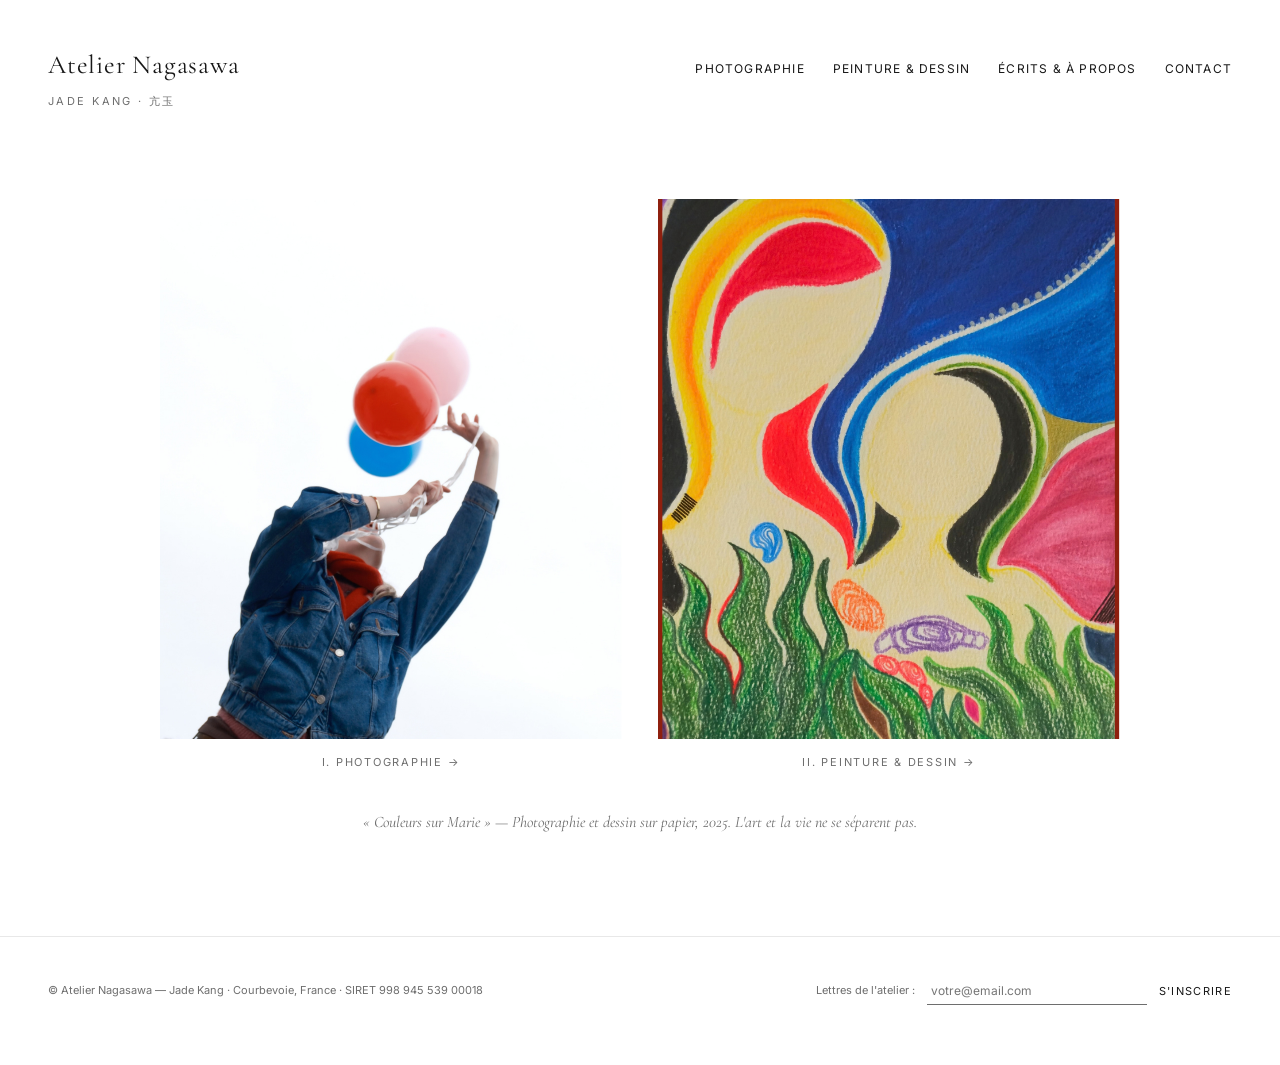
<file: index.html>
<!DOCTYPE html>
<html lang="fr">
<head>
  <meta charset="UTF-8">
  <meta name="viewport" content="width=device-width, initial-scale=1.0">
  <title>Atelier Nagasawa — Jade Kang 亢玉</title>
  <link rel="stylesheet" href="style.css">
</head>
<body>

  <header>
    <div class="brand">
      <h1><a href="index.html">Atelier Nagasawa</a></h1>
      <span>Jade Kang · 亢玉</span>
    </div>
    <nav>
      <a href="photographie.html">Photographie</a>
      <a href="peinture.html">Peinture &amp; Dessin</a>
      <a href="propos.html">Écrits &amp; À propos</a>
      <a href="contact.html">Contact</a>
    </nav>
  </header>

  <main>
    <section class="diptych-container">
      <div class="diptych-grid">
        <!-- 左侧点击进入摄影专页 -->
        <a href="photographie.html" class="diptych-item">
          <img src="images/photo-07.jpg" alt="Couleurs sur Marie — Photographie">
          <span class="diptych-label">I. Photographie →</span>
        </a>
        <!-- 右侧点击进入绘画专页 -->
        <a href="peinture.html" class="diptych-item">
          <img src="images/dessin-04.jpg" alt="Couleurs sur Marie — Dessin sur papier">
          <span class="diptych-label">II. Peinture &amp; Dessin →</span>
        </a>
      </div>
      <p class="hero-caption">
        « Couleurs sur Marie » — Photographie et dessin sur papier, 2025. L'art et la vie ne se séparent pas.
      </p>
    </section>
  </main>

  <footer>
    <div>© Atelier Nagasawa — Jade Kang · Courbevoie, France · SIRET 998 945 539 00018</div>
    <!-- 未来接入 Buttondown 或 Substack 后替换 action 链接即可 -->
    <form class="newsletter-form" action="mailto:atelier.nagasawa@gmail.com?subject=Inscription%20Newsletter" method="post" enctype="text/plain">
      <label for="email">Lettres de l'atelier :</label>
      <input type="email" id="email" name="email" placeholder="votre@email.com" required>
      <button type="submit">S'inscrire</button>
    </form>
  </footer>

</body>
</html>
</file>
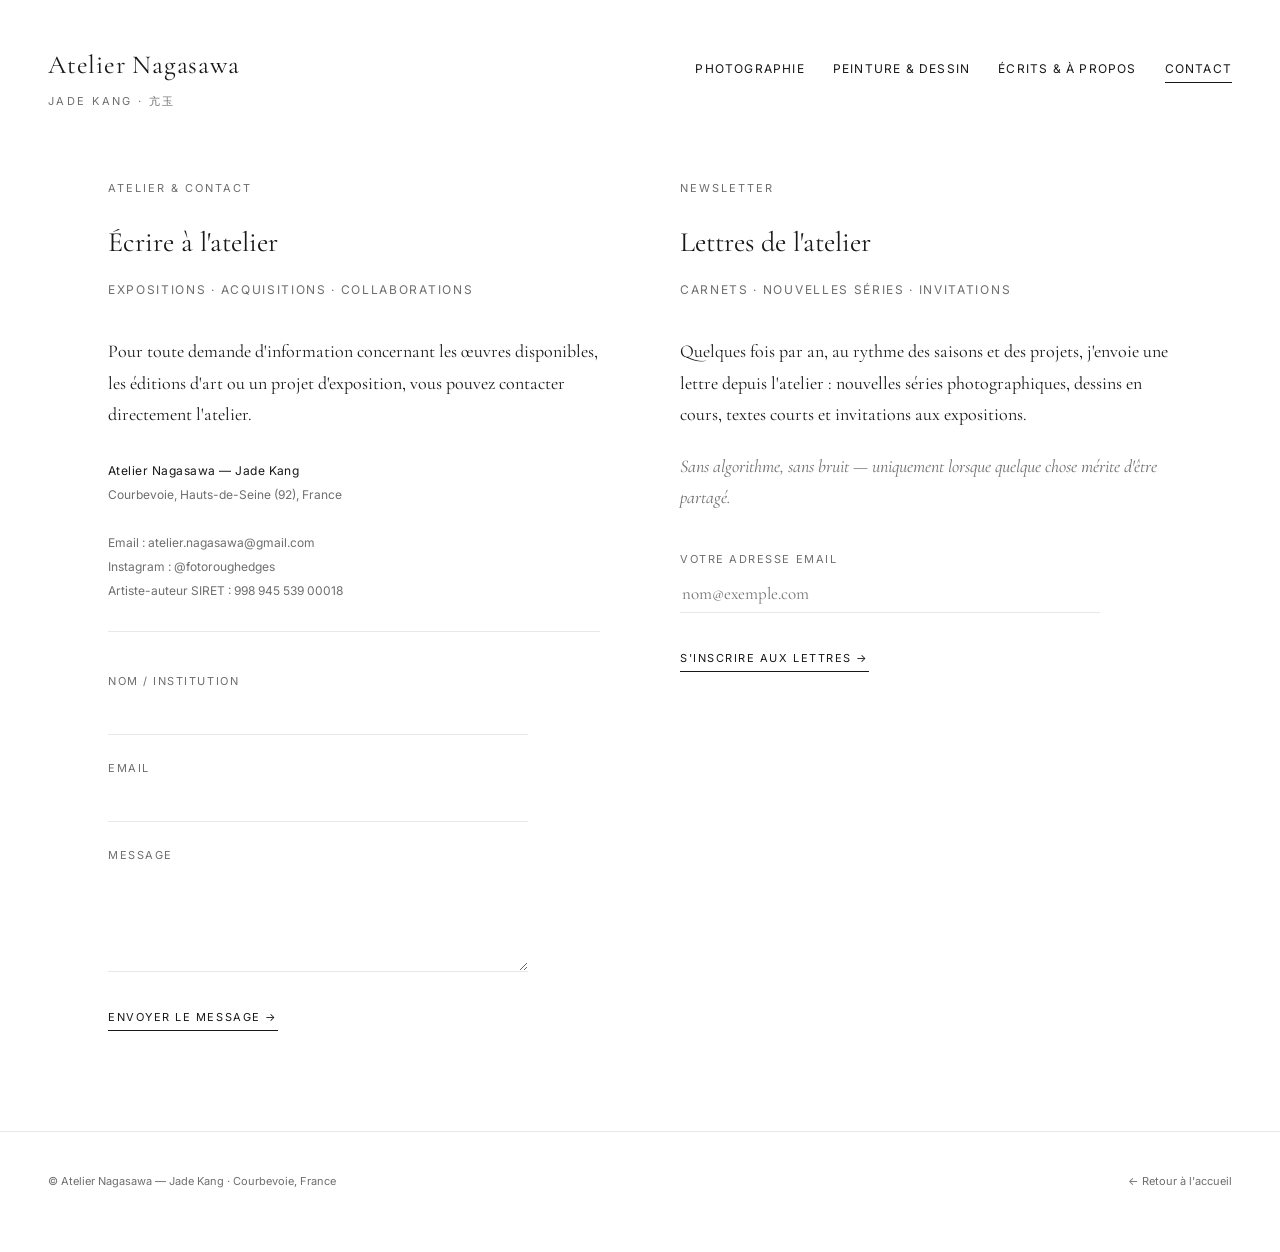
<file: contact.html>
<!DOCTYPE html>
<html lang="fr">
<head>
  <meta charset="UTF-8">
  <meta name="viewport" content="width=device-width, initial-scale=1.0">
  <title>Contact &amp; Newsletter — Atelier Nagasawa</title>
  <link rel="stylesheet" href="style.css">
</head>
<body>

  <header>
    <div class="brand">
      <h1><a href="index.html">Atelier Nagasawa</a></h1>
      <span>Jade Kang · 亢玉</span>
    </div>
    <nav>
      <a href="photographie.html">Photographie</a>
      <a href="peinture.html">Peinture &amp; Dessin</a>
      <a href="propos.html">Écrits &amp; À propos</a>
      <a href="contact.html" class="active">Contact</a>
    </nav>
  </header>

  <main>
    <div class="editorial-grid">
      <!-- 左栏：工作室联络信息与直接留言 -->
      <div class="contact-column">
        <div class="section-kicker">Atelier &amp; Contact</div>
        <h2 class="page-title" style="font-size: 28px;">Écrire à l'atelier</h2>
        <div class="series-meta">Expositions · Acquisitions · Collaborations</div>

        <p style="margin-bottom: 28px;">
          Pour toute demande d'information concernant les œuvres disponibles, les éditions d'art ou un projet d'exposition, vous pouvez contacter directement l'atelier.
        </p>

        <div class="contact-details">
          <strong>Atelier Nagasawa — Jade Kang</strong><br>
          Courbevoie, Hauts-de-Seine (92), France<br><br>
          Email : <a href="mailto:atelier.nagasawa@gmail.com">atelier.nagasawa@gmail.com</a><br>
          Instagram : <a href="https://instagram.com/fotoroughedges" target="_blank">@fotoroughedges</a><br>
          Artiste-auteur SIRET : 998 945 539 00018
        </div>

        <!-- 极简网页直接发信表单（初期可通过 mailto 或免费表单服务 Formspree 接收） -->
        <form class="minimal-form" action="mailto:atelier.nagasawa@gmail.com" method="post" enctype="text/plain">
          <div class="form-group">
            <label for="name">Nom / Institution</label>
            <input type="text" id="name" name="name" required>
          </div>
          <div class="form-group">
            <label for="sender-email">Email</label>
            <input type="email" id="sender-email" name="email" required>
          </div>
          <div class="form-group">
            <label for="message">Message</label>
            <textarea id="message" name="message" rows="4" required></textarea>
          </div>
          <button type="submit" class="minimal-btn">Envoyer le message →</button>
        </form>
      </div>

      <!-- 右栏：Newsletter 工作室通讯订阅 -->
      <div class="newsletter-column">
        <div class="section-kicker">Newsletter</div>
        <h2 class="page-title" style="font-size: 28px;">Lettres de l'atelier</h2>
        <div class="series-meta">Carnets · Nouvelles séries · Invitations</div>

        <p style="margin-bottom: 20px;">
          Quelques fois par an, au rythme des saisons et des projets, j'envoie une lettre depuis l'atelier : nouvelles séries photographiques, dessins en cours, textes courts et invitations aux expositions.
        </p>
        <p style="margin-bottom: 36px; font-style: italic; color: var(--text-muted);">
          Sans algorithme, sans bruit — uniquement lorsque quelque chose mérite d'être partagé.
        </p>

        <!-- 订阅表单（注册 Buttondown 或 Substack 后，只需把 action 替换为他们提供的专属链接即可自动收集名单） -->
        <form class="minimal-form" action="mailto:atelier.nagasawa@gmail.com?subject=Inscription%20Lettres%20de%20l'atelier" method="post" enctype="text/plain">
          <div class="form-group">
            <label for="sub-email">Votre adresse email</label>
            <input type="email" id="sub-email" name="email" placeholder="nom@exemple.com" required>
          </div>
          <button type="submit" class="minimal-btn">S'inscrire aux lettres →</button>
        </form>
      </div>
    </div>
  </main>

  <footer>
    <div>© Atelier Nagasawa — Jade Kang · Courbevoie, France</div>
    <a href="index.html">← Retour à l'accueil</a>
  </footer>

</body>
</html>
</file>
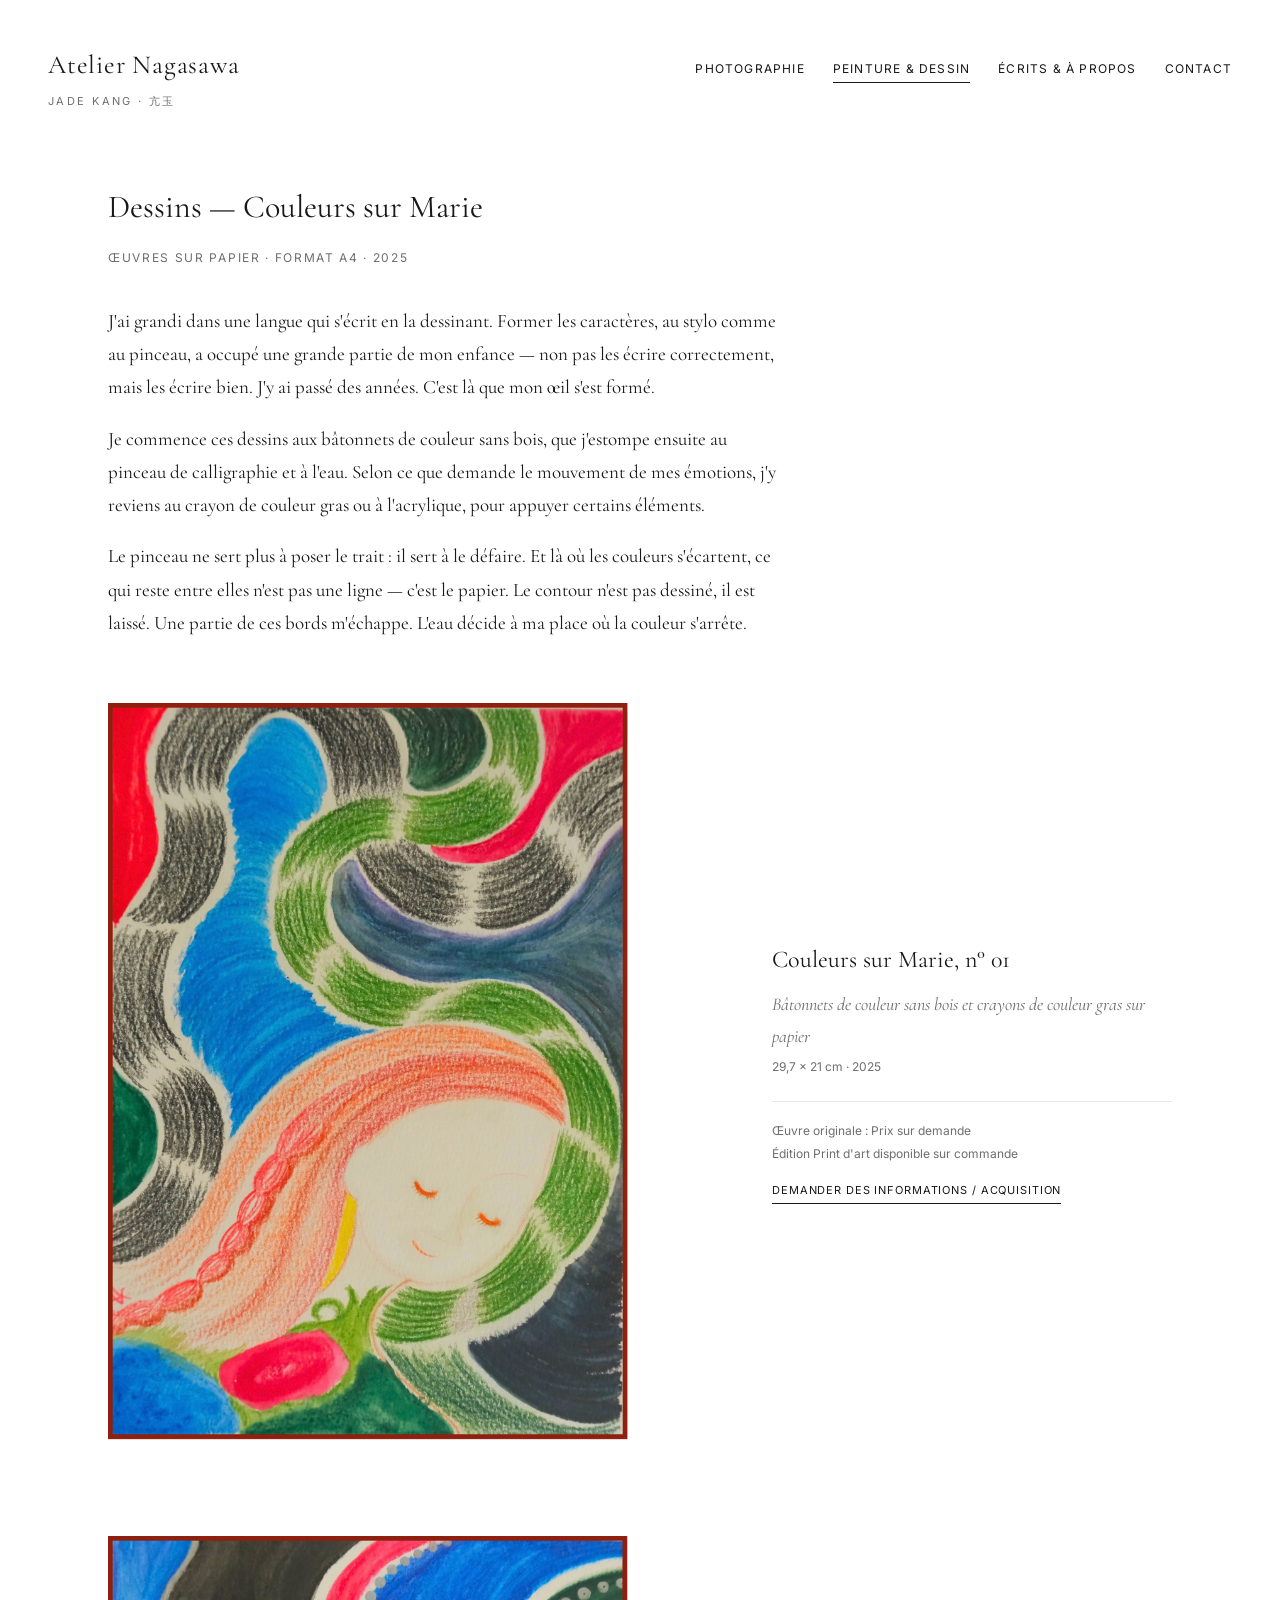
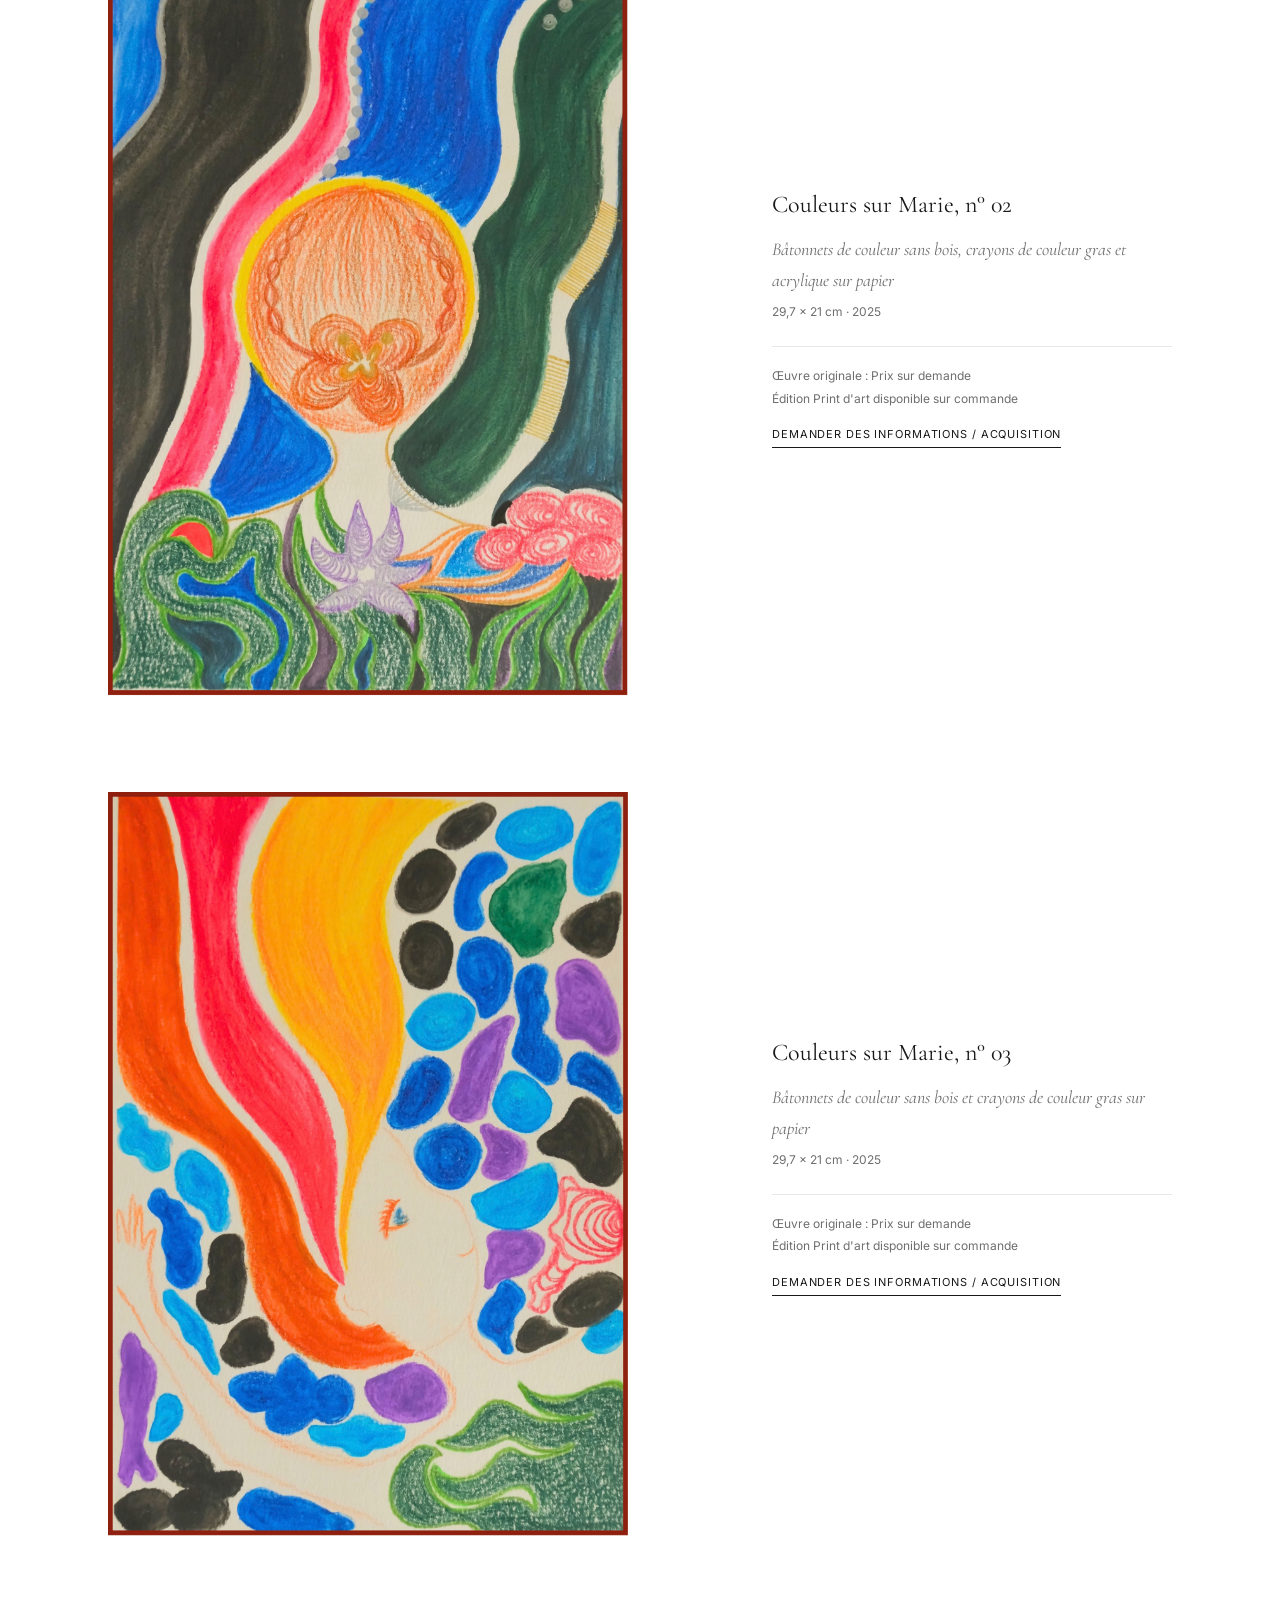
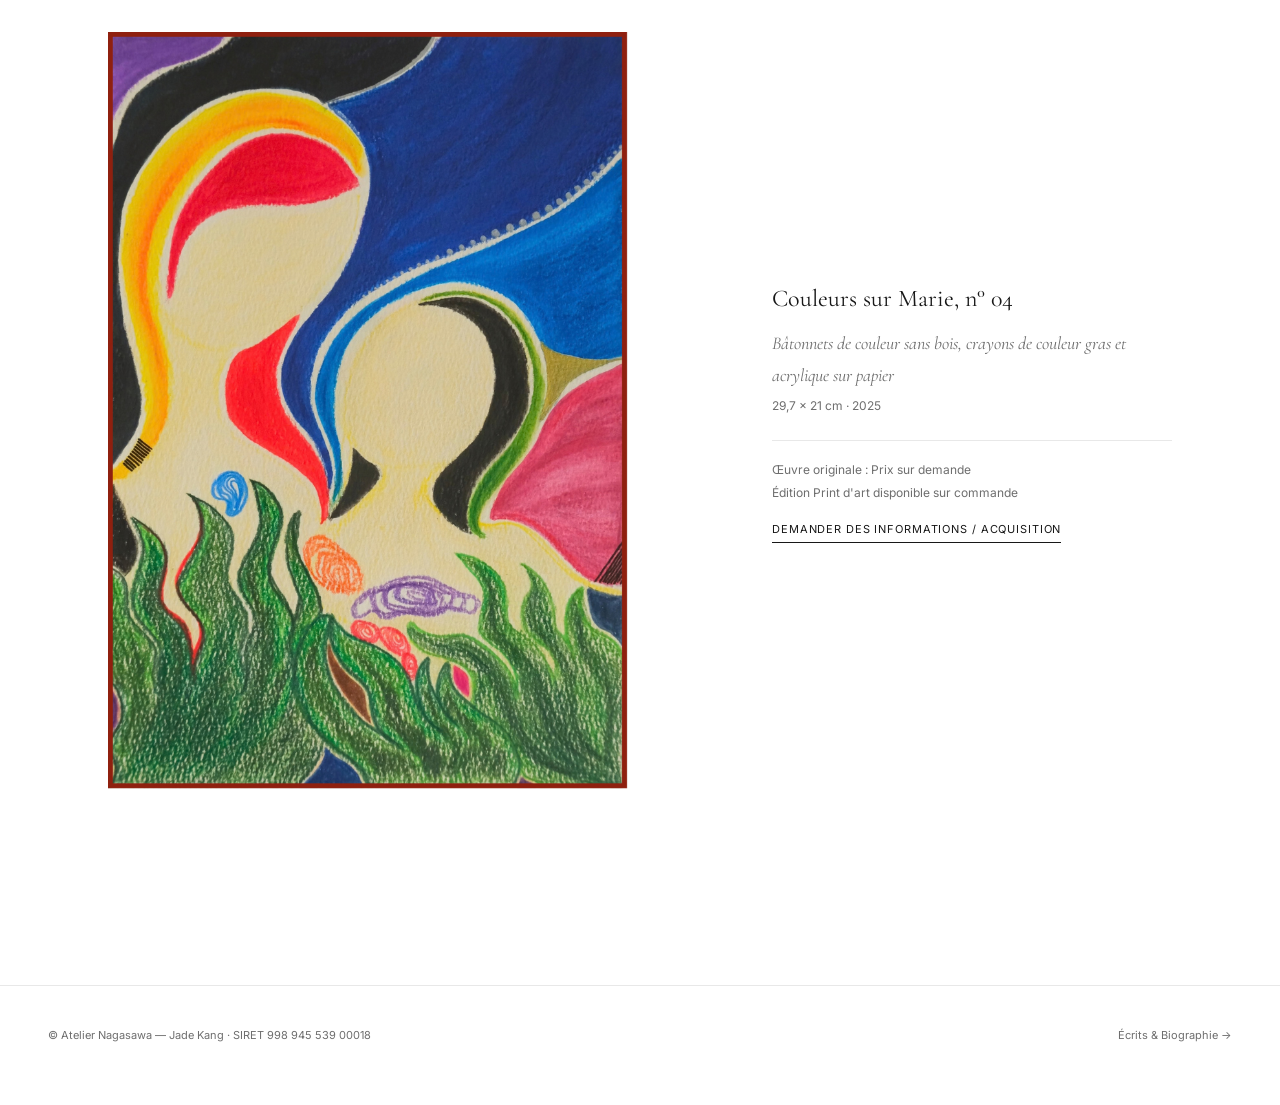
<file: peinture.html>
<!DOCTYPE html>
<html lang="fr">
<head>
  <meta charset="UTF-8">
  <meta name="viewport" content="width=device-width, initial-scale=1.0">
  <title>Peinture &amp; Dessin — Atelier Nagasawa</title>
  <link rel="stylesheet" href="style.css">
</head>
<body>

  <header>
    <div class="brand">
      <h1><a href="index.html">Atelier Nagasawa</a></h1>
      <span>Jade Kang · 亢玉</span>
    </div>
    <nav>
      <a href="photographie.html">Photographie</a>
      <a href="peinture.html" class="active">Peinture &amp; Dessin</a>
      <a href="propos.html">Écrits &amp; À propos</a>
      <a href="propos.html#contact">Contact</a>
    </nav>
  </header>

  <main>
    <h2 class="page-title">Dessins — Couleurs sur Marie</h2>
    <div class="series-meta">Œuvres sur papier · Format A4 · 2025</div>

    <div class="intention-text">
      <p>J'ai grandi dans une langue qui s'écrit en la dessinant. Former les caractères, au stylo comme au pinceau, a occupé une grande partie de mon enfance — non pas les écrire correctement, mais les écrire bien. J'y ai passé des années. C'est là que mon œil s'est formé.</p>
      <p>Je commence ces dessins aux bâtonnets de couleur sans bois, que j'estompe ensuite au pinceau de calligraphie et à l'eau. Selon ce que demande le mouvement de mes émotions, j'y reviens au crayon de couleur gras ou à l'acrylique, pour appuyer certains éléments.</p>
      <p>Le pinceau ne sert plus à poser le trait : il sert à le défaire. Et là où les couleurs s'écartent, ce qui reste entre elles n'est pas une ligne — c'est le papier. Le contour n'est pas dessiné, il est laissé. Une partie de ces bords m'échappe. L'eau décide à ma place où la couleur s'arrête.</p>
    </div>

    <!-- 作品 01 -->
    <div class="artwork-row">
      <img src="images/dessin-01.jpg" alt="Couleurs sur Marie — Dessin 01">
      <div class="artwork-info">
        <h3>Couleurs sur Marie, n° 01</h3>
        <p class="artwork-medium">Bâtonnets de couleur sans bois et crayons de couleur gras sur papier</p>
        <p class="artwork-dim">29,7 × 21 cm · 2025</p>
        <div class="acquisition-box">
          Œuvre originale : Prix sur demande<br>
          Édition Print d'art disponible sur commande
          <br>
          <a class="inquiry-link" href="mailto:atelier.nagasawa@gmail.com?subject=Acquisition%20—%20Couleurs%20sur%20Marie%20n°01">Demander des informations / Acquisition</a>
        </div>
      </div>
    </div>

    <!-- 作品 02 -->
    <div class="artwork-row">
      <img src="images/dessin-02.jpg" alt="Couleurs sur Marie — Dessin 02">
      <div class="artwork-info">
        <h3>Couleurs sur Marie, n° 02</h3>
        <p class="artwork-medium">Bâtonnets de couleur sans bois, crayons de couleur gras et acrylique sur papier</p>
        <p class="artwork-dim">29,7 × 21 cm · 2025</p>
        <div class="acquisition-box">
          Œuvre originale : Prix sur demande<br>
          Édition Print d'art disponible sur commande
          <br>
          <a class="inquiry-link" href="mailto:atelier.nagasawa@gmail.com?subject=Acquisition%20—%20Couleurs%20sur%20Marie%20n°02">Demander des informations / Acquisition</a>
        </div>
      </div>
    </div>

    <!-- 作品 03 -->
    <div class="artwork-row">
      <img src="images/dessin-03.jpg" alt="Couleurs sur Marie — Dessin 03">
      <div class="artwork-info">
        <h3>Couleurs sur Marie, n° 03</h3>
        <p class="artwork-medium">Bâtonnets de couleur sans bois et crayons de couleur gras sur papier</p>
        <p class="artwork-dim">29,7 × 21 cm · 2025</p>
        <div class="acquisition-box">
          Œuvre originale : Prix sur demande<br>
          Édition Print d'art disponible sur commande
          <br>
          <a class="inquiry-link" href="mailto:atelier.nagasawa@gmail.com?subject=Acquisition%20—%20Couleurs%20sur%20Marie%20n°03">Demander des informations / Acquisition</a>
        </div>
      </div>
    </div>

    <!-- 作品 04 -->
    <div class="artwork-row">
      <img src="images/dessin-04.jpg" alt="Couleurs sur Marie — Dessin 04">
      <div class="artwork-info">
        <h3>Couleurs sur Marie, n° 04</h3>
        <p class="artwork-medium">Bâtonnets de couleur sans bois, crayons de couleur gras et acrylique sur papier</p>
        <p class="artwork-dim">29,7 × 21 cm · 2025</p>
        <div class="acquisition-box">
          Œuvre originale : Prix sur demande<br>
          Édition Print d'art disponible sur commande
          <br>
          <a class="inquiry-link" href="mailto:atelier.nagasawa@gmail.com?subject=Acquisition%20—%20Couleurs%20sur%20Marie%20n°04">Demander des informations / Acquisition</a>
        </div>
      </div>
    </div>
  </main>

  <footer>
    <div>© Atelier Nagasawa — Jade Kang · SIRET 998 945 539 00018</div>
    <a href="propos.html">Écrits &amp; Biographie →</a>
  </footer>

</body>
</html>
</file>
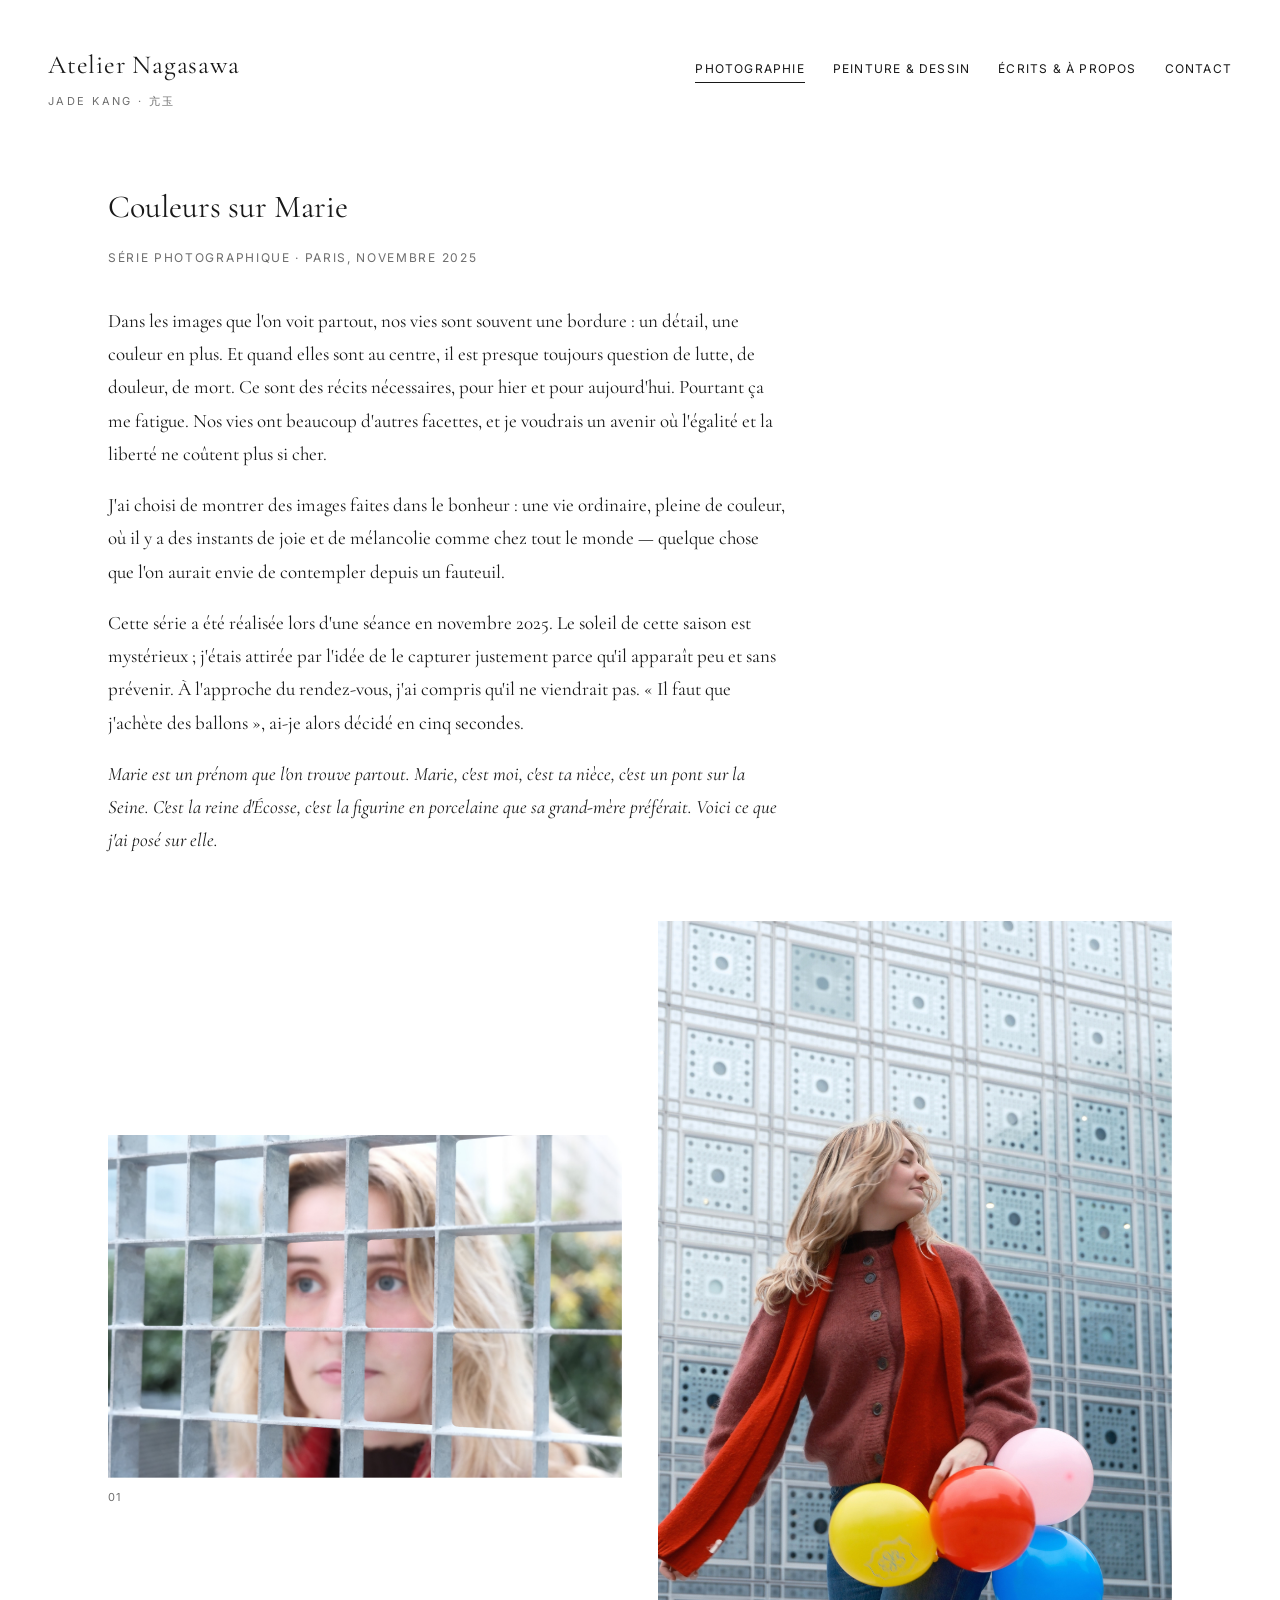
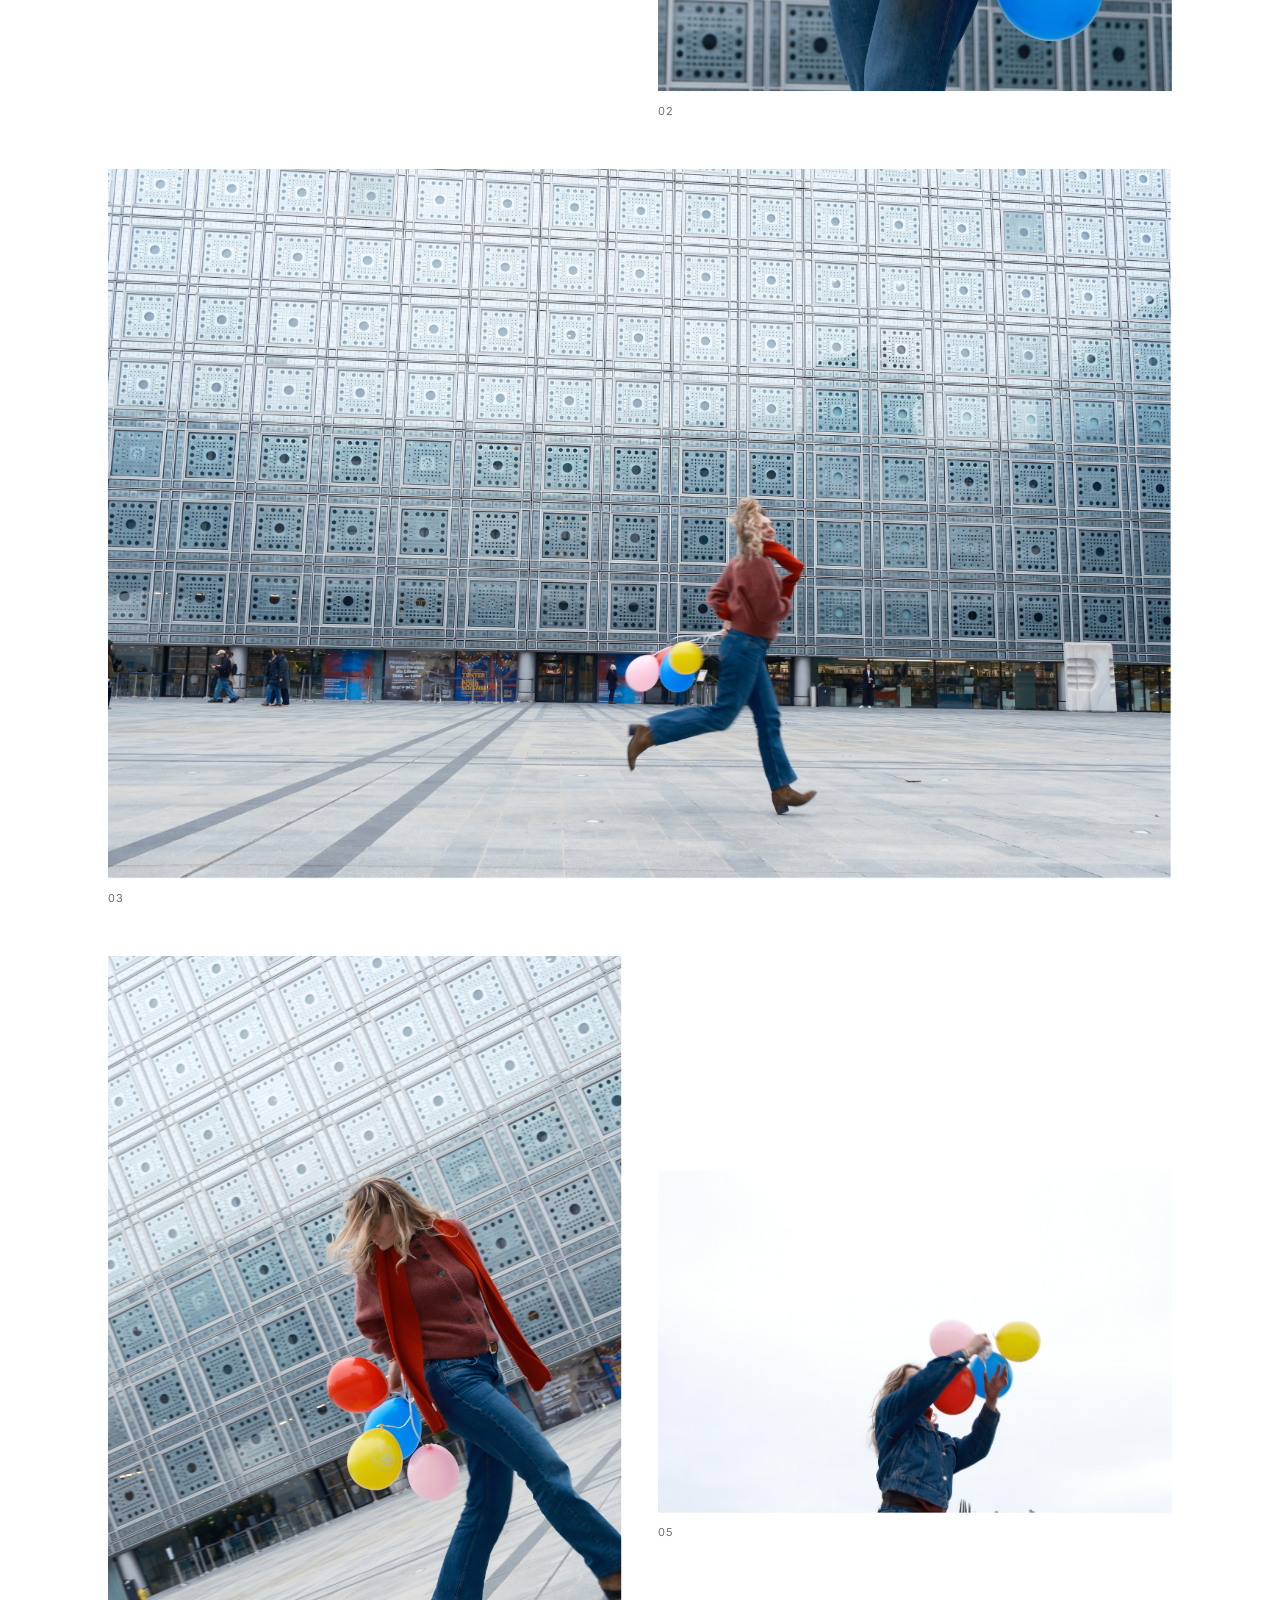
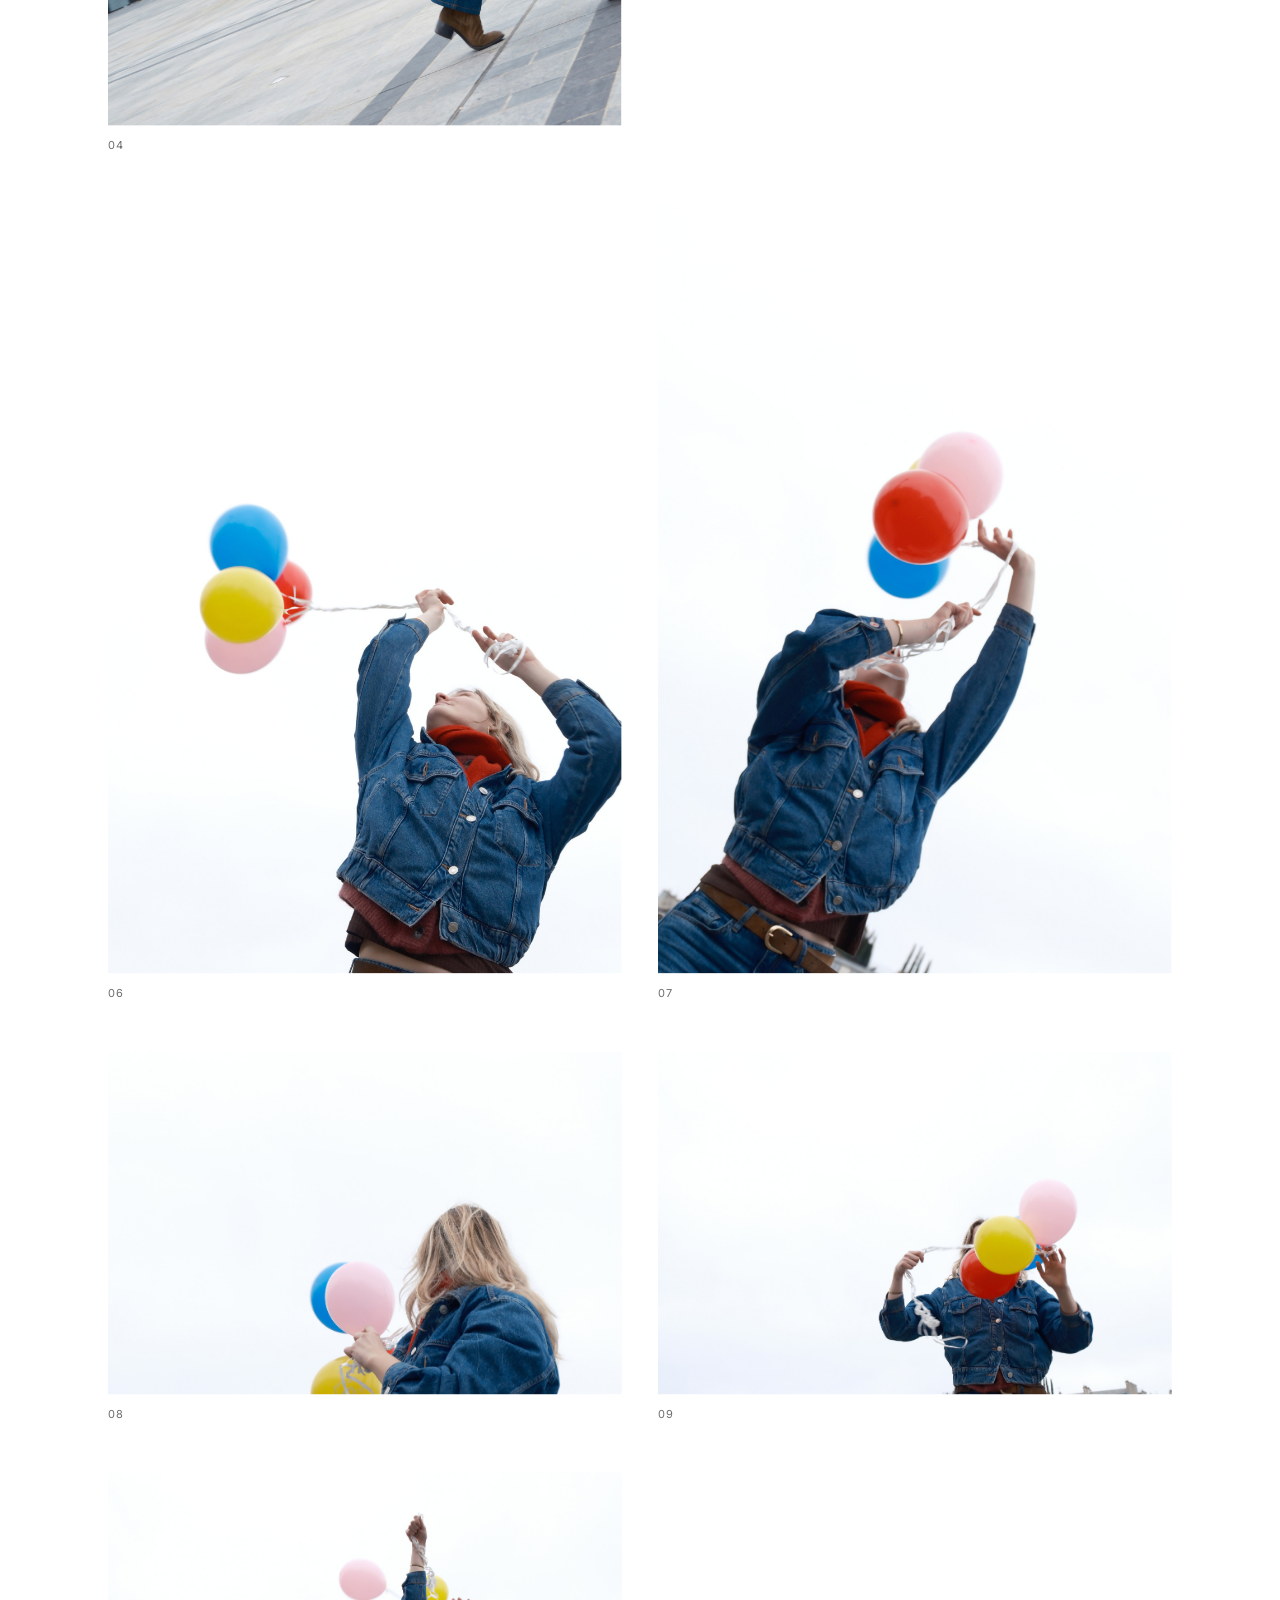
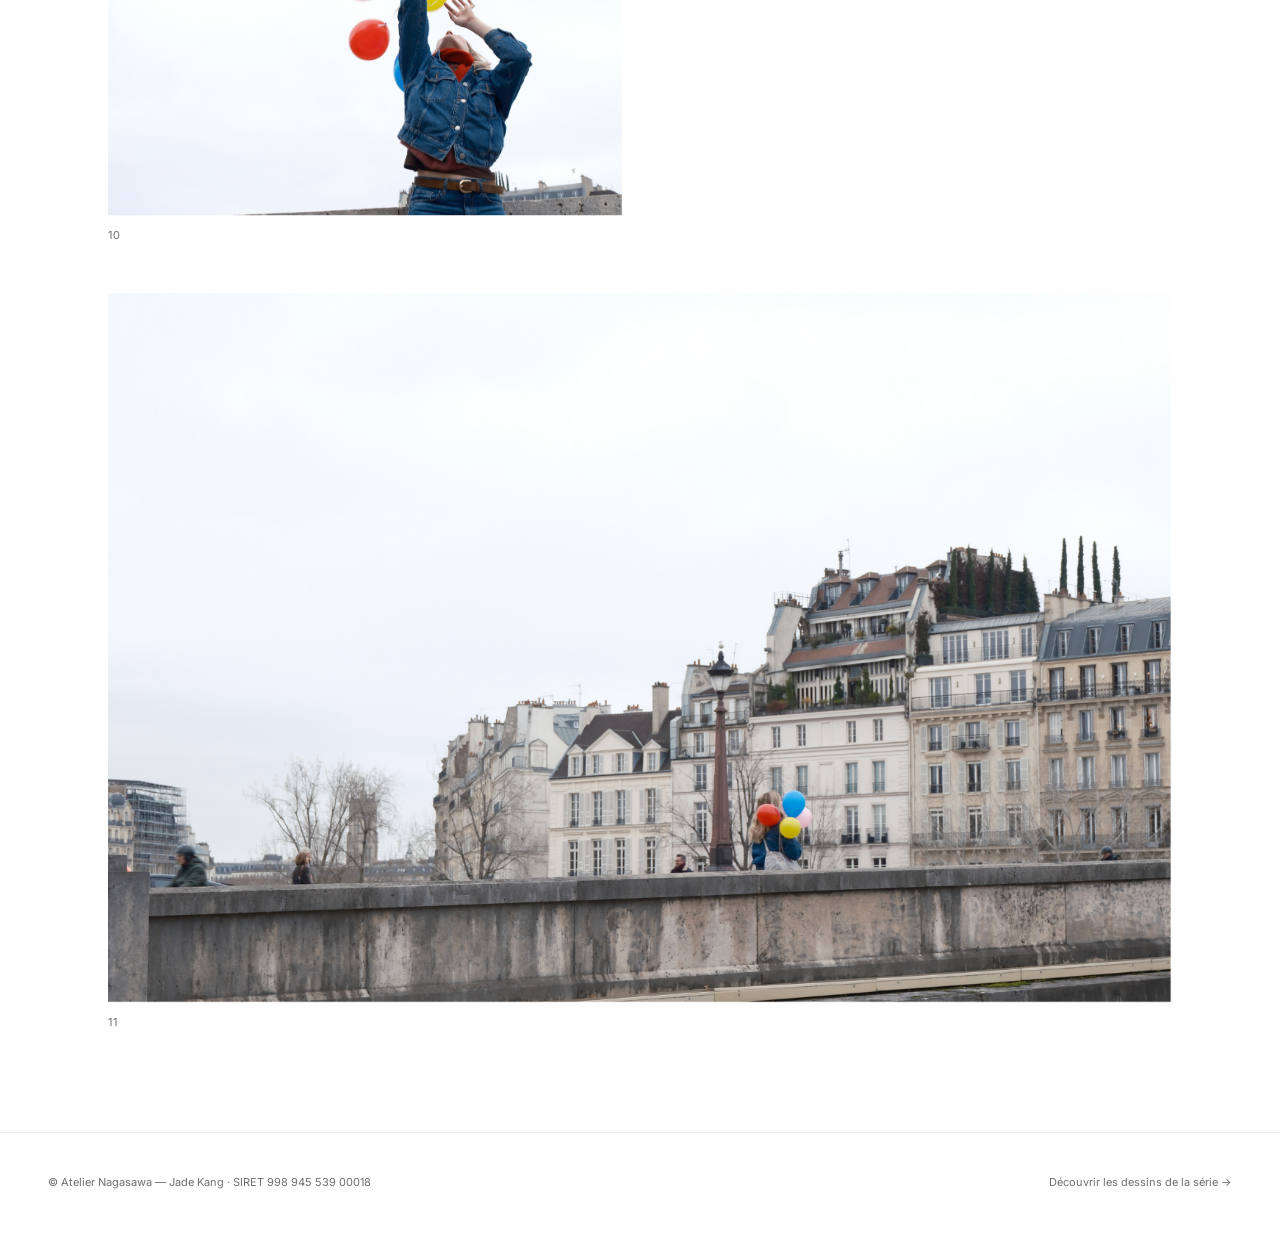
<file: photographie.html>
<!DOCTYPE html>
<html lang="fr">
<head>
  <meta charset="UTF-8">
  <meta name="viewport" content="width=device-width, initial-scale=1.0">
  <title>Photographie — Atelier Nagasawa</title>
  <link rel="stylesheet" href="style.css">
</head>
<body>

  <header>
    <div class="brand">
      <h1><a href="index.html">Atelier Nagasawa</a></h1>
      <span>Jade Kang · 亢玉</span>
    </div>
    <nav>
      <a href="photographie.html" class="active">Photographie</a>
      <a href="peinture.html">Peinture &amp; Dessin</a>
      <a href="propos.html">Écrits &amp; À propos</a>
      <a href="propos.html#contact">Contact</a>
    </nav>
  </header>

  <main>
    <section>
      <h2 class="page-title">Couleurs sur Marie</h2>
      <div class="series-meta">Série photographique · Paris, Novembre 2025</div>

      <div class="intention-text">
        <p>Dans les images que l'on voit partout, nos vies sont souvent une bordure : un détail, une couleur en plus. Et quand elles sont au centre, il est presque toujours question de lutte, de douleur, de mort. Ce sont des récits nécessaires, pour hier et pour aujourd'hui. Pourtant ça me fatigue. Nos vies ont beaucoup d'autres facettes, et je voudrais un avenir où l'égalité et la liberté ne coûtent plus si cher.</p>
        <p>J'ai choisi de montrer des images faites dans le bonheur : une vie ordinaire, pleine de couleur, où il y a des instants de joie et de mélancolie comme chez tout le monde — quelque chose que l'on aurait envie de contempler depuis un fauteuil.</p>
        <p>Cette série a été réalisée lors d'une séance en novembre 2025. Le soleil de cette saison est mystérieux ; j'étais attirée par l'idée de le capturer justement parce qu'il apparaît peu et sans prévenir. À l'approche du rendez-vous, j'ai compris qu'il ne viendrait pas. « Il faut que j'achète des ballons », ai-je alors décidé en cinq secondes.</p>
        <p><em>Marie est un prénom que l'on trouve partout. Marie, c'est moi, c'est ta nièce, c'est un pont sur la Seine. C'est la reine d'Écosse, c'est la figurine en porcelaine que sa grand-mère préférait. Voici ce que j'ai posé sur elle.</em></p>
      </div>

      <div class="photo-grid">
        <div class="photo-item"><img src="images/photo-01.jpg" alt="Couleurs sur Marie 01"><span class="caption-num">01</span></div>
        <div class="photo-item"><img src="images/photo-02.jpg" alt="Couleurs sur Marie 02"><span class="caption-num">02</span></div>
        <div class="photo-item wide"><img src="images/photo-03.jpg" alt="Couleurs sur Marie 03"><span class="caption-num">03</span></div>
        <div class="photo-item"><img src="images/photo-04.jpg" alt="Couleurs sur Marie 04"><span class="caption-num">04</span></div>
        <div class="photo-item"><img src="images/photo-05.jpg" alt="Couleurs sur Marie 05"><span class="caption-num">05</span></div>
        <div class="photo-item"><img src="images/photo-06.jpg" alt="Couleurs sur Marie 06"><span class="caption-num">06</span></div>
        <div class="photo-item"><img src="images/photo-07.jpg" alt="Couleurs sur Marie 07"><span class="caption-num">07</span></div>
        <div class="photo-item"><img src="images/photo-08.jpg" alt="Couleurs sur Marie 08"><span class="caption-num">08</span></div>
        <div class="photo-item"><img src="images/photo-09.jpg" alt="Couleurs sur Marie 09"><span class="caption-num">09</span></div>
        <div class="photo-item"><img src="images/photo-10.jpg" alt="Couleurs sur Marie 10"><span class="caption-num">10</span></div>
        <div class="photo-item wide"><img src="images/photo-11.jpg" alt="Couleurs sur Marie 11"><span class="caption-num">11</span></div>
      </div>
    </section>
  </main>

  <footer>
    <div>© Atelier Nagasawa — Jade Kang · SIRET 998 945 539 00018</div>
    <a href="peinture.html">Découvrir les dessins de la série →</a>
  </footer>

</body>
</html>
</file>
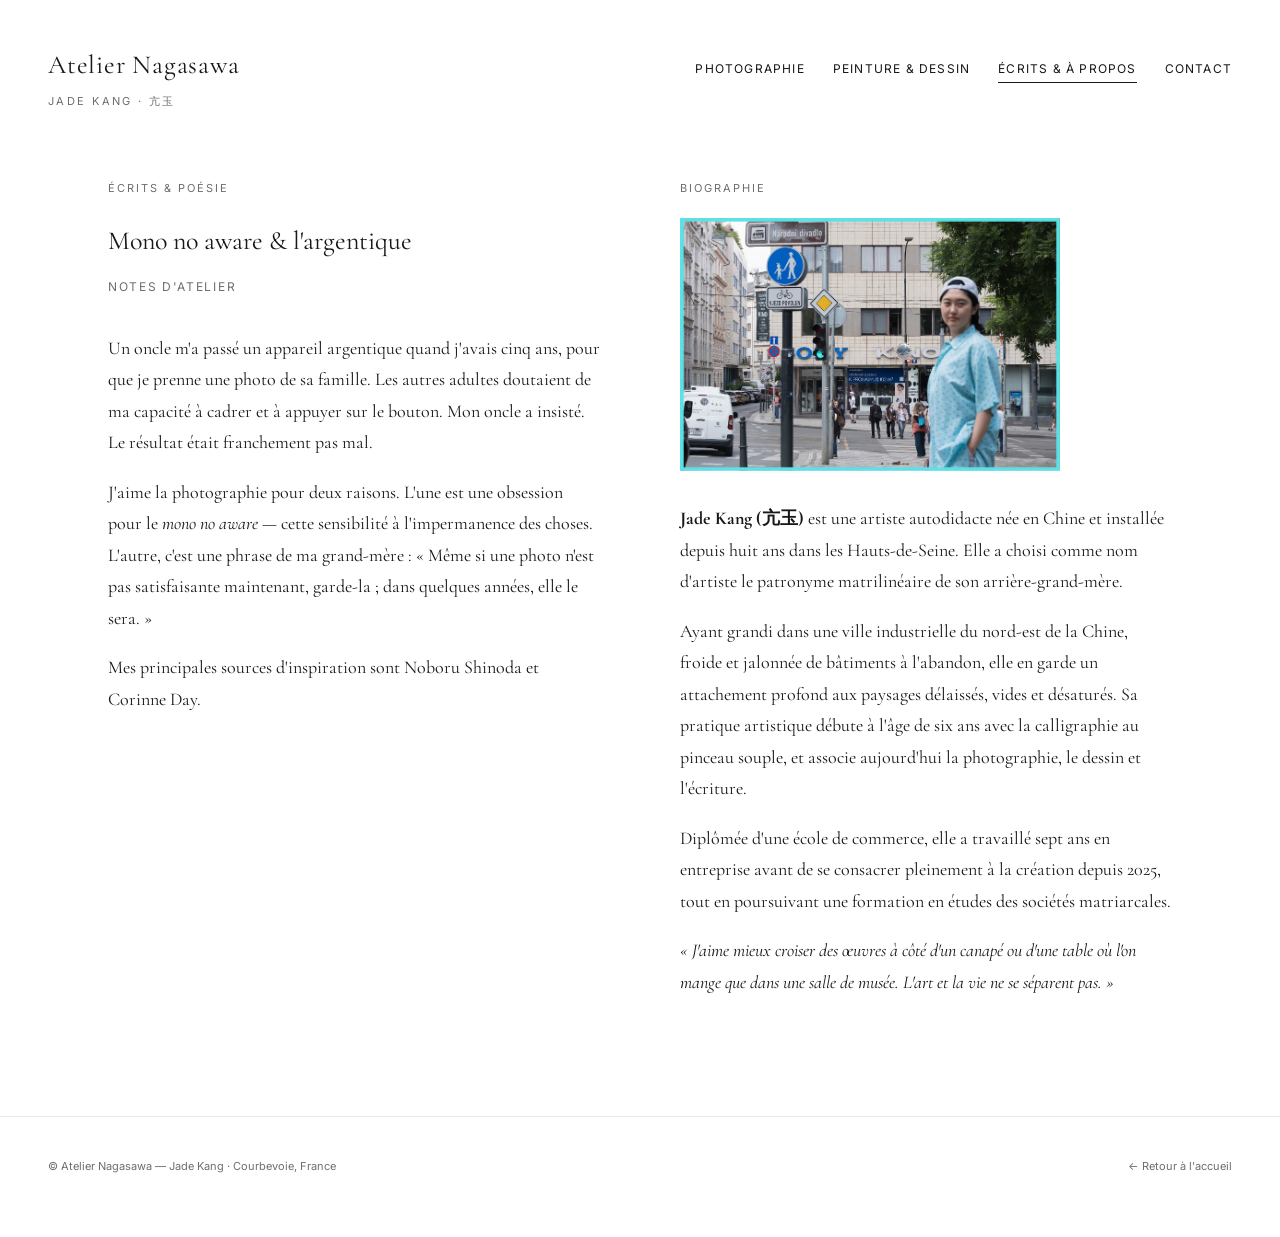
<file: propos.html>
<!DOCTYPE html>
<html lang="fr">
<head>
  <meta charset="UTF-8">
  <meta name="viewport" content="width=device-width, initial-scale=1.0">
  <title>Écrits &amp; À propos — Atelier Nagasawa</title>
  <link rel="stylesheet" href="style.css">
</head>
<body>

  <header>
    <div class="brand">
      <h1><a href="index.html">Atelier Nagasawa</a></h1>
      <span>Jade Kang · 亢玉</span>
    </div>
    <nav>
      <a href="photographie.html">Photographie</a>
      <a href="peinture.html">Peinture &amp; Dessin</a>
      <a href="propos.html" class="active">Écrits &amp; À propos</a>
      <a href="#contact">Contact</a>
    </nav>
  </header>

  <main>
    <div class="editorial-grid">
      <!-- 左栏：创作随笔与诗歌 -->
      <div class="notes-block">
        <div class="section-kicker">Écrits &amp; Poésie</div>
        <h2 class="page-title" style="font-size: 26px;">Mono no aware &amp; l'argentique</h2>
        <div class="series-meta">Notes d'atelier</div>

        <p>Un oncle m'a passé un appareil argentique quand j'avais cinq ans, pour que je prenne une photo de sa famille. Les autres adultes doutaient de ma capacité à cadrer et à appuyer sur le bouton. Mon oncle a insisté. Le résultat était franchement pas mal.</p>
        <p>J'aime la photographie pour deux raisons. L'une est une obsession pour le <em>mono no aware</em> — cette sensibilité à l'impermanence des choses. L'autre, c'est une phrase de ma grand-mère : « Même si une photo n'est pas satisfaisante maintenant, garde-la ; dans quelques années, elle le sera. »</p>
        <p>Mes principales sources d'inspiration sont Noboru Shinoda et Corinne Day.</p>
      </div>

      <!-- 右栏：艺术家个人简介与联系方式 -->
      <div class="bio-block">
        <div class="section-kicker">Biographie</div>
        <img src="images/portrait.jpg" alt="Jade Kang 亢玉" class="portrait-img">

        <p><strong>Jade Kang (亢玉)</strong> est une artiste autodidacte née en Chine et installée depuis huit ans dans les Hauts-de-Seine. Elle a choisi comme nom d'artiste le patronyme matrilinéaire de son arrière-grand-mère.</p>
        <p>Ayant grandi dans une ville industrielle du nord-est de la Chine, froide et jalonnée de bâtiments à l'abandon, elle en garde un attachement profond aux paysages délaissés, vides et désaturés. Sa pratique artistique débute à l'âge de six ans avec la calligraphie au pinceau souple, et associe aujourd'hui la photographie, le dessin et l'écriture.</p>
        <p>Diplômée d'une école de commerce, elle a travaillé sept ans en entreprise avant de se consacrer pleinement à la création depuis 2025, tout en poursuivant une formation en études des sociétés matriarcales.</p>
        <p><em>« J'aime mieux croiser des œuvres à côté d'un canapé ou d'une table où l'on mange que dans une salle de musée. L'art et la vie ne se séparent pas. »</em></p>
      </div>
    </div>
  </main>

  <footer>
    <div>© Atelier Nagasawa — Jade Kang · Courbevoie, France</div>
    <a href="index.html">← Retour à l'accueil</a>
  </footer>

</body>
</html>
</file>
<file: style.css>
/* =========================================
   Atelier Nagasawa — Jade Kang 亢玉
   Minimalist French Gallery Archive CSS
   ========================================= */

@import url('https://fonts.googleapis.com/css2?family=Cormorant+Garamond:ital,wght@0,400;0,500;1,400&family=Inter:wght@300;400&display=swap');

:root {
  --bg-color: #ffffff;
  --text-main: #181818;
  --text-muted: #6e6e6e;
  --border-light: #e8e8e8;
  --serif: 'Cormorant Garamond', Georgia, serif;
  --sans: 'Inter', -apple-system, BlinkMacSystemFont, sans-serif;
}

* {
  box-sizing: border-box;
  margin: 0;
  padding: 0;
}

body {
  background-color: var(--bg-color);
  color: var(--text-main);
  font-family: var(--serif);
  font-size: 18px;
  line-height: 1.75;
  -webkit-font-smoothing: antialiased;
}

a {
  color: inherit;
  text-decoration: none;
  transition: opacity 0.25s ease;
}

a:hover {
  opacity: 0.55;
}

/* 顶部导航栏 */
header {
  max-width: 1280px;
  margin: 0 auto;
  padding: 42px 48px 28px;
  display: flex;
  justify-content: space-between;
  align-items: baseline;
  flex-wrap: wrap;
  gap: 20px;
}

.brand h1 {
  font-size: 26px;
  font-weight: 400;
  letter-spacing: 0.03em;
}

.brand span {
  display: block;
  font-family: var(--sans);
  font-size: 11px;
  letter-spacing: 0.22em;
  text-transform: uppercase;
  color: var(--text-muted);
  margin-top: 4px;
}

nav {
  display: flex;
  gap: 28px;
  font-family: var(--sans);
  font-size: 12px;
  letter-spacing: 0.1em;
  text-transform: uppercase;
}

nav a.active {
  border-bottom: 1px solid var(--text-main);
  padding-bottom: 3px;
}

/* 主体容器 */
main {
  max-width: 1160px;
  margin: 0 auto;
  padding: 40px 48px 100px;
}

/* 首页：双联画视觉网关 */
.diptych-container {
  max-width: 960px;
  margin: 20px auto 0;
  text-align: center;
}

.diptych-grid {
  display: grid;
  grid-template-columns: 1fr 1fr;
  gap: 36px;
  align-items: stretch;
}

.diptych-item {
  display: block;
  position: relative;
}

.diptych-item img {
  width: 100%;
  height: 540px;
  object-fit: cover;
  display: block;
}

.diptych-label {
  display: block;
  margin-top: 14px;
  font-family: var(--sans);
  font-size: 11px;
  letter-spacing: 0.16em;
  text-transform: uppercase;
  color: var(--text-muted);
}

.hero-caption {
  margin-top: 36px;
  font-style: italic;
  font-size: 16px;
  color: var(--text-muted);
}

/* 系列导言与排版 */
.page-title {
  font-size: 32px;
  font-weight: 400;
  margin-bottom: 12px;
}

.series-meta {
  font-family: var(--sans);
  font-size: 12px;
  letter-spacing: 0.14em;
  text-transform: uppercase;
  color: var(--text-muted);
  margin-bottom: 36px;
}

.intention-text {
  max-width: 680px;
  margin-bottom: 64px;
  font-size: 19px;
}

.intention-text p {
  margin-bottom: 18px;
}

/* 摄影画廊网格 */
.photo-grid {
  display: grid;
  grid-template-columns: repeat(2, 1fr);
  gap: 48px 36px;
  align-items: center;
}

.photo-item img {
  width: 100%;
  height: auto;
  display: block;
}

.photo-item.wide {
  grid-column: span 2;
}

.caption-num {
  display: block;
  margin-top: 10px;
  font-family: var(--sans);
  font-size: 11px;
  color: var(--text-muted);
  letter-spacing: 0.1em;
}

/* 绘画作品与收藏展签 */
.artwork-row {
  display: grid;
  grid-template-columns: 1.2fr 0.8fr;
  gap: 64px;
  align-items: center;
  margin-bottom: 96px;
}

.artwork-row img {
  width: 100%;
  max-width: 520px;
  height: auto;
  display: block;
}

.artwork-info h3 {
  font-size: 24px;
  font-weight: 400;
  margin-bottom: 8px;
}

.artwork-medium {
  color: var(--text-muted);
  font-style: italic;
  margin-bottom: 4px;
}

.artwork-dim {
  font-family: var(--sans);
  font-size: 12px;
  color: var(--text-muted);
  margin-bottom: 24px;
}

.acquisition-box {
  border-top: 1px solid var(--border-light);
  padding-top: 18px;
  font-family: var(--sans);
  font-size: 12px;
  color: var(--text-muted);
  line-height: 1.9;
}

.inquiry-link {
  display: inline-block;
  margin-top: 14px;
  color: var(--text-main);
  border-bottom: 1px solid var(--text-main);
  padding-bottom: 2px;
  letter-spacing: 0.08em;
  text-transform: uppercase;
  font-size: 11px;
}

/* 随笔与简历双栏 */
.editorial-grid {
  display: grid;
  grid-template-columns: 1fr 1fr;
  gap: 80px;
}

.section-kicker {
  font-family: var(--sans);
  font-size: 11px;
  letter-spacing: 0.18em;
  text-transform: uppercase;
  color: var(--text-muted);
  margin-bottom: 20px;
}

.portrait-img {
  width: 100%;
  max-width: 380px;
  margin-bottom: 32px;
  display: block;
}

.bio-block p, .notes-block p {
  margin-bottom: 18px;
}

.contact-list {
  margin-top: 32px;
  padding-top: 24px;
  border-top: 1px solid var(--border-light);
  font-family: var(--sans);
  font-size: 12px;
  line-height: 2.1;
  color: var(--text-muted);
}

/* 极简页脚与 Newsletter 订阅 */
footer {
  max-width: 1280px;
  margin: 0 auto;
  padding: 40px 48px 60px;
  border-top: 1px solid var(--border-light);
  display: flex;
  justify-content: space-between;
  align-items: center;
  flex-wrap: wrap;
  gap: 24px;
  font-family: var(--sans);
  font-size: 11px;
  color: var(--text-muted);
}

.newsletter-form {
  display: flex;
  align-items: center;
  gap: 12px;
}

.newsletter-form input {
  border: none;
  border-bottom: 1px solid var(--text-muted);
  padding: 6px 4px;
  font-family: var(--sans);
  font-size: 12px;
  outline: none;
  width: 220px;
  background: transparent;
}

.newsletter-form button {
  background: none;
  border: none;
  font-family: var(--sans);
  font-size: 11px;
  letter-spacing: 0.12em;
  text-transform: uppercase;
  cursor: pointer;
  color: var(--text-main);
  padding: 6px 0;
}

/* 手机端自适应 */
@media (max-width: 768px) {
  header, main, footer { padding-left: 24px; padding-right: 24px; }
  .diptych-grid, .photo-grid, .artwork-row, .editorial-grid { grid-template-columns: 1fr; }
  .photo-item.wide { grid-column: span 1; }
  .diptych-item img { height: 400px; }
}

/* =========================================
   Contact & Newsletter Page Additions
   ========================================= */

.contact-details {
  font-family: var(--sans);
  font-size: 12px;
  line-height: 2;
  color: var(--text-muted);
  margin-bottom: 40px;
  padding-bottom: 28px;
  border-bottom: 1px solid var(--border-light);
}

.contact-details strong {
  color: var(--text-main);
  font-weight: 400;
  letter-spacing: 0.04em;
}

.minimal-form {
  display: flex;
  flex-direction: column;
  gap: 24px;
  max-width: 420px;
}

.form-group {
  display: flex;
  flex-direction: column;
  gap: 6px;
}

.form-group label {
  font-family: var(--sans);
  font-size: 11px;
  letter-spacing: 0.14em;
  text-transform: uppercase;
  color: var(--text-muted);
}

.form-group input,
.form-group textarea {
  border: none;
  border-bottom: 1px solid var(--border-light);
  padding: 8px 2px;
  font-family: var(--serif);
  font-size: 17px;
  color: var(--text-main);
  background: transparent;
  outline: none;
  resize: vertical;
  transition: border-color 0.25s ease;
}

.form-group input:focus,
.form-group textarea:focus {
  border-bottom-color: var(--text-main);
}

.minimal-btn {
  align-self: flex-start;
  background: none;
  border: none;
  border-bottom: 1px solid var(--text-main);
  padding: 6px 0;
  font-family: var(--sans);
  font-size: 11px;
  letter-spacing: 0.14em;
  text-transform: uppercase;
  color: var(--text-main);
  cursor: pointer;
  margin-top: 8px;
  transition: opacity 0.25s ease;
}

.minimal-btn:hover {
  opacity: 0.55;
}
</file>
